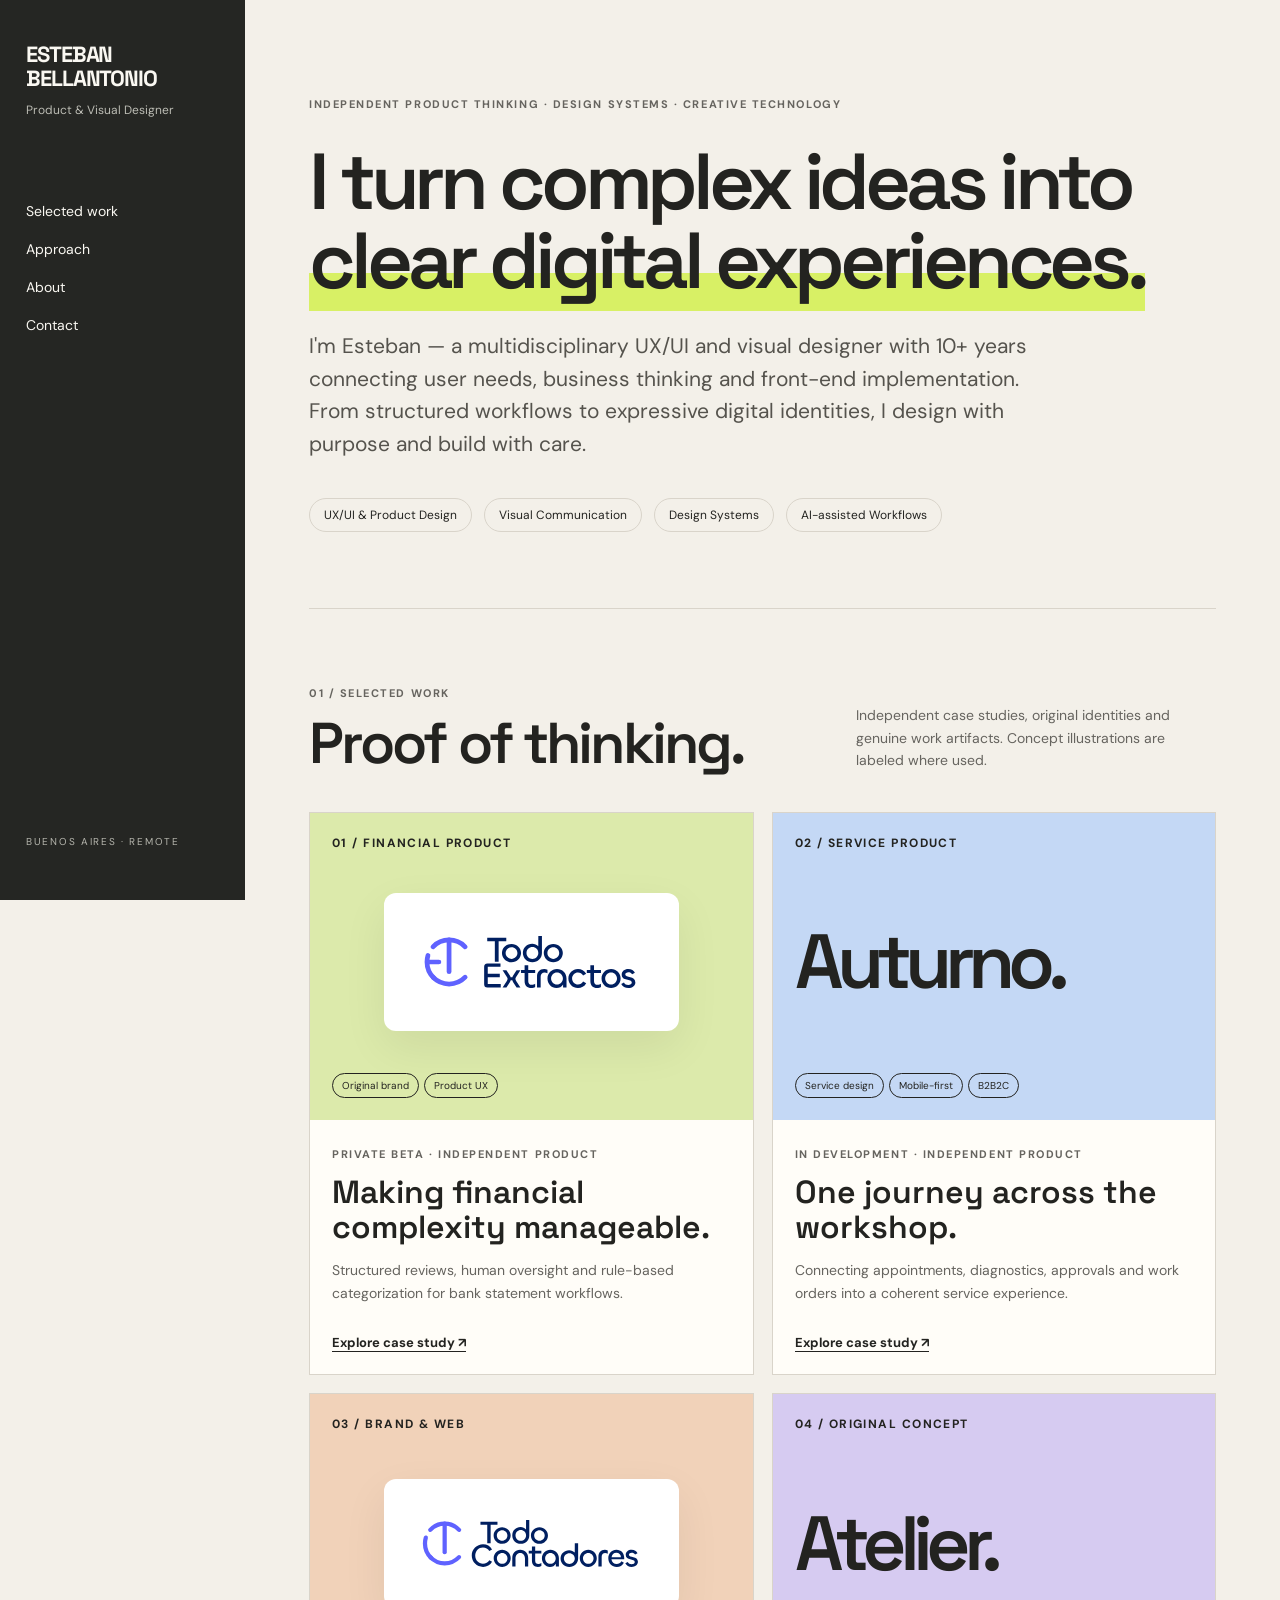
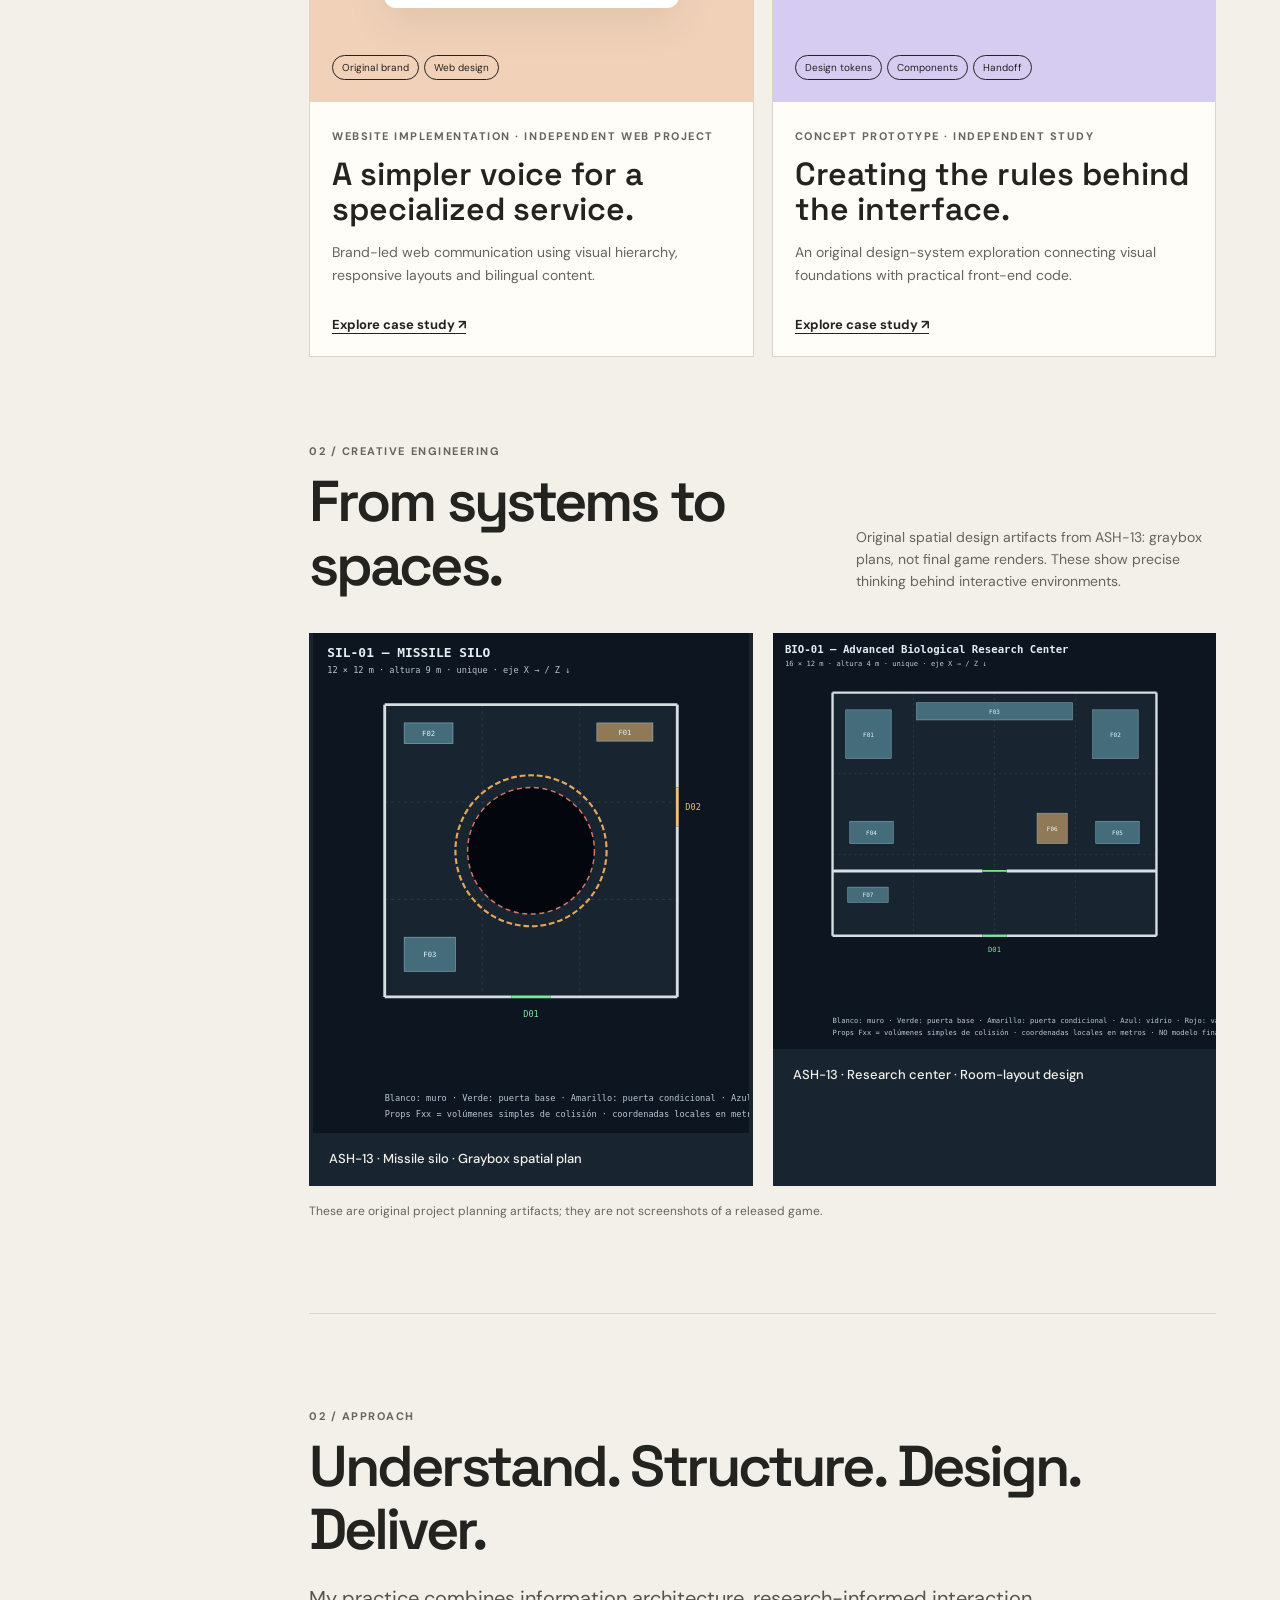
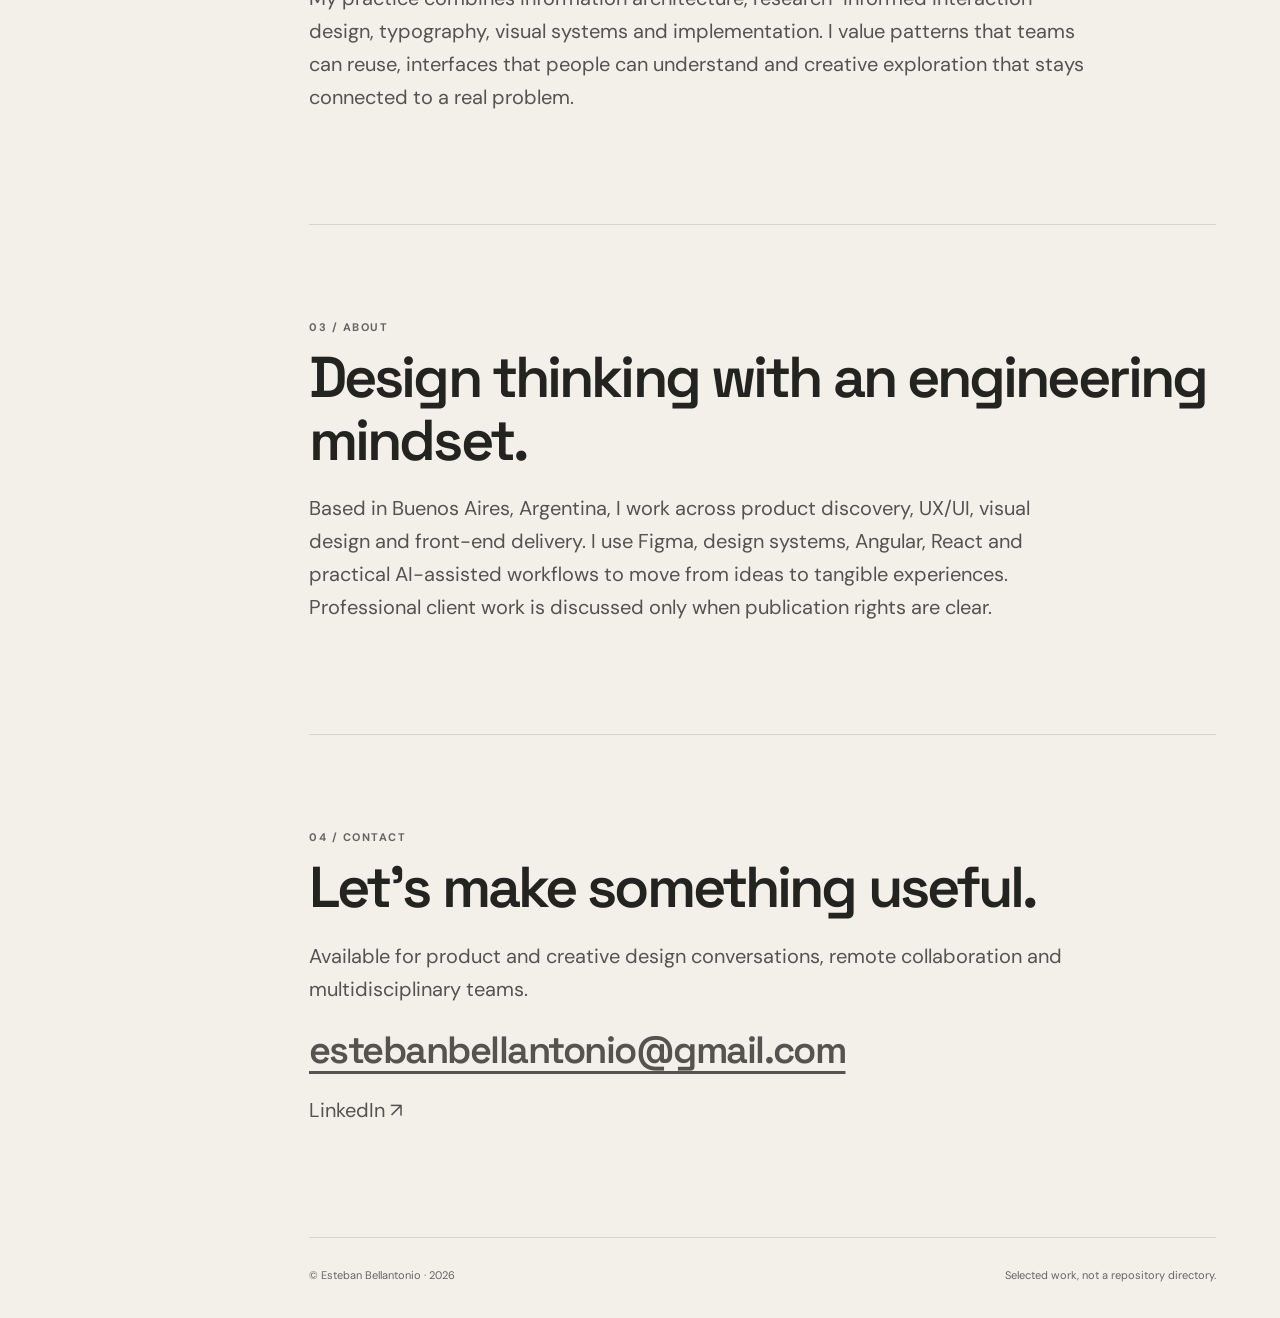
<file: index.html>
<!doctype html>
<html lang="en"><head><meta charset="utf-8"><meta name="viewport" content="width=device-width,initial-scale=1"><meta name="description" content="Selected UX/UI, visual identity, design systems and independent product work by Esteban Bellantonio."><title>Esteban Bellantonio — Product & Visual Designer</title><link rel="preconnect" href="https://fonts.googleapis.com"><link rel="preconnect" href="https://fonts.gstatic.com" crossorigin><link href="https://fonts.googleapis.com/css2?family=DM+Sans:wght@400;500;600;700&family=Space+Grotesk:wght@400;500;600;700&display=swap" rel="stylesheet"><link rel="stylesheet" href="css/selected-work.css"></head>
<body><header class="mobile-nav"><a href="index.html">EB / DESIGN</a><button id="menu-toggle" aria-label="Toggle navigation" aria-expanded="false">Menu</button></header>
<aside class="portfolio-sidebar" id="sidebar"><a class="sidebar-identity" href="index.html"><strong>ESTEBAN<br>BELLANTONIO</strong><span>Product & Visual Designer</span></a><nav aria-label="Main navigation"><a href="#work">Selected work</a><a href="#approach">Approach</a><a href="#about">About</a><a href="#contact">Contact</a></nav><p class="sidebar-footer">BUENOS AIRES · REMOTE</p></aside>
<main class="portfolio-main"><section class="hero" aria-labelledby="page-title"><span class="eyebrow">Independent product thinking · Design systems · Creative technology</span><h1 id="page-title">I turn complex ideas into <em>clear digital experiences.</em></h1><p class="hero-desc">I'm Esteban — a multidisciplinary UX/UI and visual designer with 10+ years connecting user needs, business thinking and front-end implementation. From structured workflows to expressive digital identities, I design with purpose and build with care.</p><div class="hero-meta"><span class="meta-pill">UX/UI & Product Design</span><span class="meta-pill">Visual Communication</span><span class="meta-pill">Design Systems</span><span class="meta-pill">AI-assisted Workflows</span></div></section>
<section id="work"><div class="section-heading"><div><span class="eyebrow">01 / Selected work</span><h2>Proof of thinking.</h2></div><p>Independent case studies, original identities and genuine work artifacts. Concept illustrations are labeled where used.</p></div><div class="work-grid">
<a class="work-card" href="case-study.html?id=extractos"><div class="work-art work-art--lime"><span class="work-art__top">01 / FINANCIAL PRODUCT</span><img class="work-logo" src="assets/work/todo-extractos-logo.svg" alt="Original Todo Extractos visual identity" loading="lazy"><div class="work-art__bottom"><span>Original brand</span><span>Product UX</span></div></div><div class="work-card__copy"><span class="eyebrow">Private beta · Independent product</span><h3>Making financial complexity manageable.</h3><p>Structured reviews, human oversight and rule-based categorization for bank statement workflows.</p><span class="card-link">Explore case study ↗</span></div></a>
<a class="work-card" href="case-study.html?id=auturno"><div class="work-art work-art--blue"><span class="work-art__top">02 / SERVICE PRODUCT</span><div class="work-art__center">Auturno.</div><div class="work-art__bottom"><span>Service design</span><span>Mobile-first</span><span>B2B2C</span></div></div><div class="work-card__copy"><span class="eyebrow">In development · Independent product</span><h3>One journey across the workshop.</h3><p>Connecting appointments, diagnostics, approvals and work orders into a coherent service experience.</p><span class="card-link">Explore case study ↗</span></div></a>
<a class="work-card" href="case-study.html?id=contadores"><div class="work-art work-art--peach"><span class="work-art__top">03 / BRAND & WEB</span><img class="work-logo" src="assets/work/todo-contadores-logo.svg" alt="Original Todo Contadores visual identity" loading="lazy"><div class="work-art__bottom"><span>Original brand</span><span>Web design</span></div></div><div class="work-card__copy"><span class="eyebrow">Website implementation · Independent web project</span><h3>A simpler voice for a specialized service.</h3><p>Brand-led web communication using visual hierarchy, responsive layouts and bilingual content.</p><span class="card-link">Explore case study ↗</span></div></a>
<a class="work-card" href="case-study.html?id=atelier"><div class="work-art work-art--violet"><span class="work-art__top">04 / ORIGINAL CONCEPT</span><div class="work-art__center">Atelier.</div><div class="work-art__bottom"><span>Design tokens</span><span>Components</span><span>Handoff</span></div></div><div class="work-card__copy"><span class="eyebrow">Concept prototype · Independent study</span><h3>Creating the rules behind the interface.</h3><p>An original design-system exploration connecting visual foundations with practical front-end code.</p><span class="card-link">Explore case study ↗</span></div></a>
</div></section>
<section id="creative" class="creative-gallery"><div class="section-heading"><div><span class="eyebrow">02 / Creative engineering</span><h2>From systems to spaces.</h2></div><p>Original spatial design artifacts from ASH-13: graybox plans, not final game renders. These show precise thinking behind interactive environments.</p></div><div class="creative-gallery__grid"><figure><img src="assets/work/ash13-silo-plan.svg" alt="Original ASH-13 missile silo graybox floor plan, with doors, collision volumes and dimensions" loading="lazy"><figcaption>ASH-13 · Missile silo · Graybox spatial plan</figcaption></figure><figure><img src="assets/work/ash13-bio-plan.svg" alt="Original ASH-13 biological research room spatial design floor plan" loading="lazy"><figcaption>ASH-13 · Research center · Room-layout design</figcaption></figure></div><p class="creative-gallery__note">These are original project planning artifacts; they are not screenshots of a released game.</p></section><section class="text-section" id="approach"><span class="eyebrow">02 / Approach</span><h2>Understand. Structure. Design. Deliver.</h2><p>My practice combines information architecture, research-informed interaction design, typography, visual systems and implementation. I value patterns that teams can reuse, interfaces that people can understand and creative exploration that stays connected to a real problem.</p></section>
<section class="text-section" id="about"><span class="eyebrow">03 / About</span><h2>Design thinking with an engineering mindset.</h2><p>Based in Buenos Aires, Argentina, I work across product discovery, UX/UI, visual design and front-end delivery. I use Figma, design systems, Angular, React and practical AI-assisted workflows to move from ideas to tangible experiences. Professional client work is discussed only when publication rights are clear.</p></section>
<section class="text-section" id="contact"><span class="eyebrow">04 / Contact</span><h2>Let's make something useful.</h2><p>Available for product and creative design conversations, remote collaboration and multidisciplinary teams.</p><p><a class="contact-email" href="mailto:estebanbellantonio@gmail.com">estebanbellantonio@gmail.com</a></p><p><a href="https://linkedin.com/in/ebellantonio" target="_blank" rel="noopener noreferrer">LinkedIn ↗</a></p></section>
<footer class="global-footer"><span>© Esteban Bellantonio · 2026</span><span>Selected work, not a repository directory.</span></footer>
</main><script src="js/selected-work.js"></script></body></html>
</file>
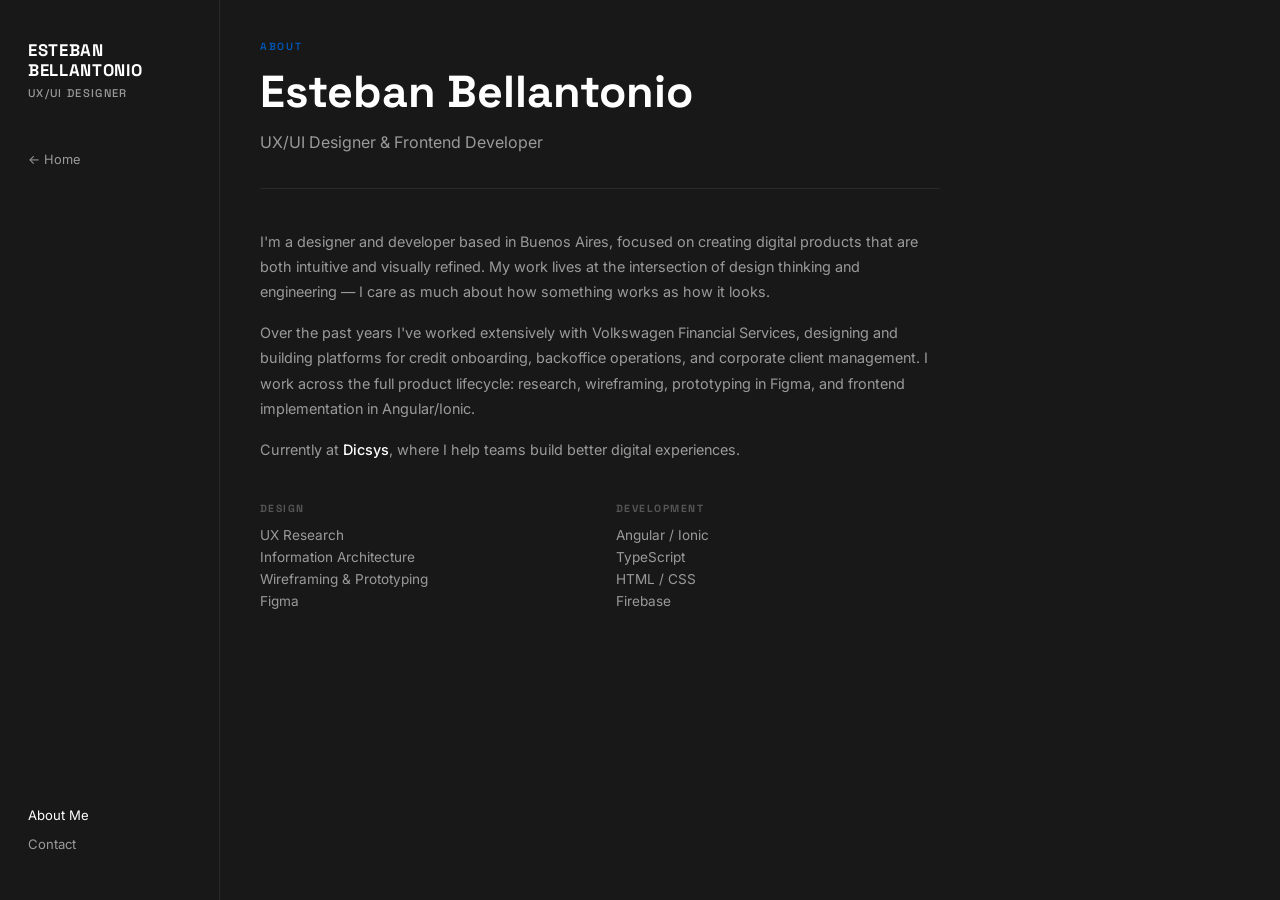
<file: about.html>
<!DOCTYPE html>
<html lang="en">
<head>
  <meta charset="UTF-8" />
  <meta name="viewport" content="width=device-width, initial-scale=1.0" />
  <title>About — Esteban Bellantonio</title>
  <link rel="preconnect" href="https://fonts.googleapis.com" />
  <link rel="preconnect" href="https://fonts.gstatic.com" crossorigin />
  <link href="https://fonts.googleapis.com/css2?family=Space+Grotesk:wght@400;500;700&family=Inter:wght@400;500&display=swap" rel="stylesheet" />
  <link rel="stylesheet" href="css/style.css" />
</head>
<body>

  <header class="mobile-header">
    <div class="mobile-header__name">
      <a href="index.html" class="mobile-back">← Back</a>
    </div>
    <button class="hamburger" id="hamburger" aria-label="Toggle menu">
      <span></span><span></span><span></span>
    </button>
  </header>

  <aside class="sidebar" id="sidebar">
    <div class="sidebar__brand">
      <a href="index.html" style="text-decoration:none;color:inherit">
        <p class="sidebar__name">ESTEBAN<br>BELLANTONIO</p>
        <p class="sidebar__role">UX/UI DESIGNER</p>
      </a>
    </div>
    <nav class="sidebar__nav">
      <a href="index.html" class="nav__back">← Home</a>
    </nav>
    <nav class="sidebar__nav sidebar__nav--bottom">
      <ul>
        <li><a href="about.html" class="nav__link nav__link--active">About Me</a></li>
        <li><a href="contact.html" class="nav__link">Contact</a></li>
      </ul>
    </nav>
  </aside>

  <div class="sidebar-overlay" id="sidebarOverlay"></div>

  <main class="main">
    <article class="static-page">
      <header class="static-page__header">
        <span class="static-page__eyebrow">About</span>
        <h1 class="static-page__title">Esteban Bellantonio</h1>
        <p class="static-page__subtitle">UX/UI Designer & Frontend Developer</p>
      </header>

      <div class="static-page__body">
        <p>I'm a designer and developer based in Buenos Aires, focused on creating digital products that are both intuitive and visually refined. My work lives at the intersection of design thinking and engineering — I care as much about how something works as how it looks.</p>
        <p>Over the past years I've worked extensively with Volkswagen Financial Services, designing and building platforms for credit onboarding, backoffice operations, and corporate client management. I work across the full product lifecycle: research, wireframing, prototyping in Figma, and frontend implementation in Angular/Ionic.</p>
        <p>Currently at <strong>Dicsys</strong>, where I help teams build better digital experiences.</p>
      </div>

      <div class="static-page__skills">
        <div class="skill-group">
          <p class="skill-group__label">Design</p>
          <ul>
            <li>UX Research</li>
            <li>Information Architecture</li>
            <li>Wireframing & Prototyping</li>
            <li>Figma</li>
          </ul>
        </div>
        <div class="skill-group">
          <p class="skill-group__label">Development</p>
          <ul>
            <li>Angular / Ionic</li>
            <li>TypeScript</li>
            <li>HTML / CSS</li>
            <li>Firebase</li>
          </ul>
        </div>
      </div>
    </article>
  </main>

  <script src="js/main.js"></script>
</body>
</html>
</file>
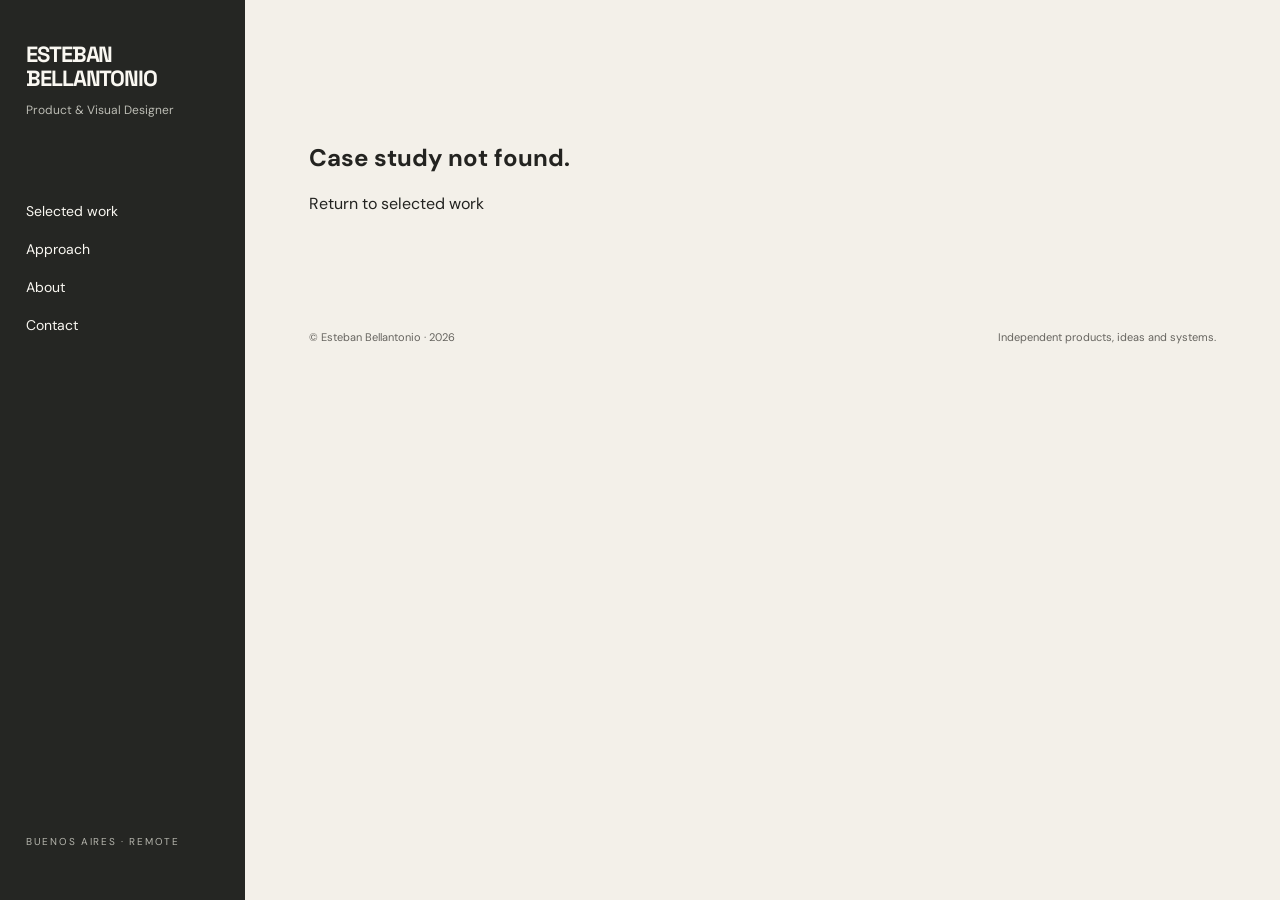
<file: case-study.html>
<!doctype html><html lang="en"><head><meta charset="utf-8"><meta name="viewport" content="width=device-width,initial-scale=1"><meta name="description" content="Independent UX/UI and product design case studies by Esteban Bellantonio."><title>Case Study — Esteban Bellantonio</title><link rel="preconnect" href="https://fonts.googleapis.com"><link rel="preconnect" href="https://fonts.gstatic.com" crossorigin><link href="https://fonts.googleapis.com/css2?family=DM+Sans:wght@400;500;600;700&family=Space+Grotesk:wght@400;500;600;700&display=swap" rel="stylesheet"><link rel="stylesheet" href="css/selected-work.css"></head><body><header class="mobile-nav"><a href="index.html">EB / DESIGN</a><button id="menu-toggle" aria-label="Toggle navigation" aria-expanded="false">Menu</button></header><aside class="portfolio-sidebar" id="sidebar"><a class="sidebar-identity" href="index.html"><strong>ESTEBAN<br>BELLANTONIO</strong><span>Product & Visual Designer</span></a><nav aria-label="Main navigation"><a href="index.html#work">Selected work</a><a href="index.html#approach">Approach</a><a href="index.html#about">About</a><a href="index.html#contact">Contact</a></nav><p class="sidebar-footer">BUENOS AIRES · REMOTE</p></aside><main class="portfolio-main case-main"><article id="case-root" aria-live="polite"></article><footer class="global-footer"><span>© Esteban Bellantonio · 2026</span><span>Independent products, ideas and systems.</span></footer></main><script src="js/selected-work.js"></script></body></html>
</file>
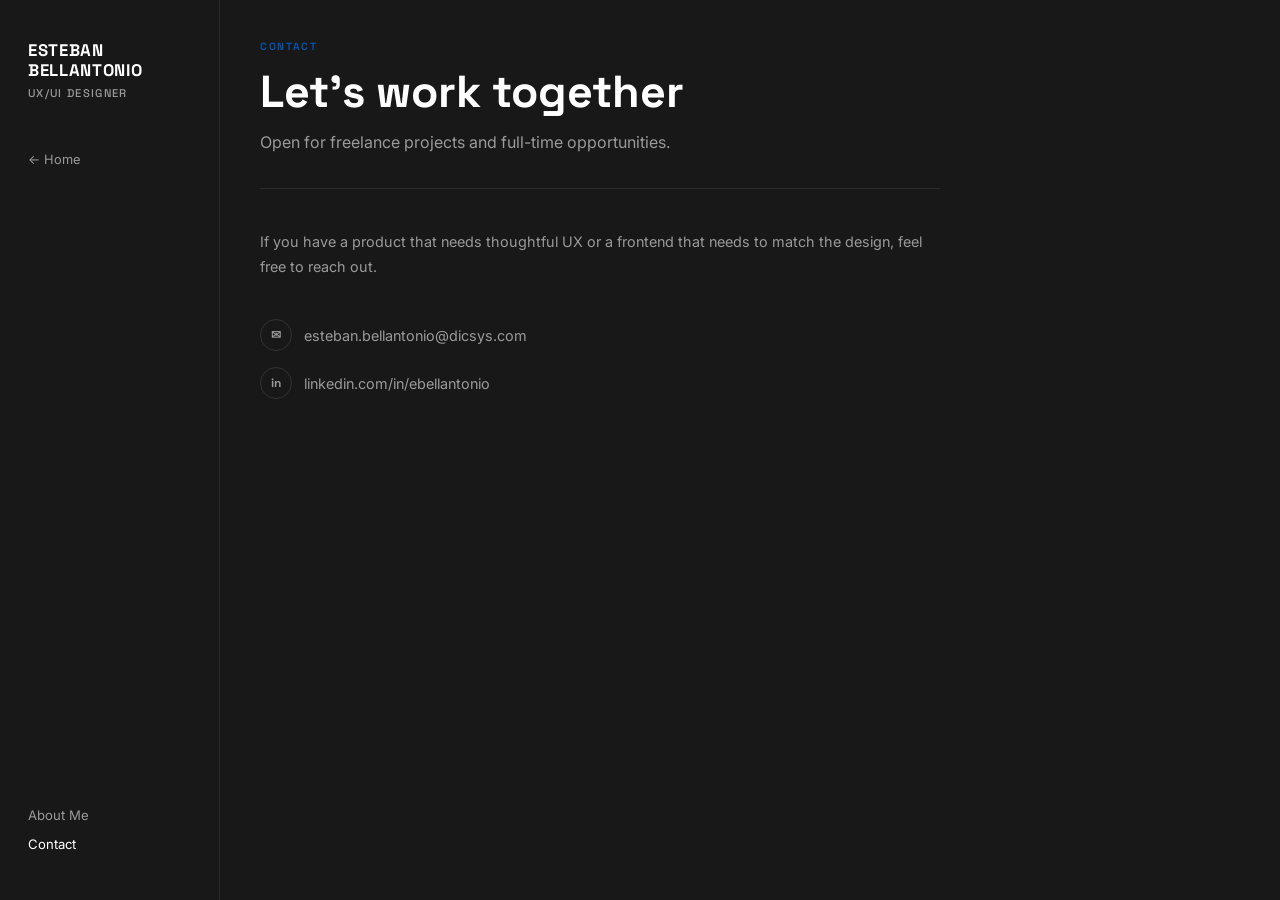
<file: contact.html>
<!DOCTYPE html>
<html lang="en">
<head>
  <meta charset="UTF-8" />
  <meta name="viewport" content="width=device-width, initial-scale=1.0" />
  <title>Contact — Esteban Bellantonio</title>
  <link rel="preconnect" href="https://fonts.googleapis.com" />
  <link rel="preconnect" href="https://fonts.gstatic.com" crossorigin />
  <link href="https://fonts.googleapis.com/css2?family=Space+Grotesk:wght@400;500;700&family=Inter:wght@400;500&display=swap" rel="stylesheet" />
  <link rel="stylesheet" href="css/style.css" />
</head>
<body>

  <header class="mobile-header">
    <div class="mobile-header__name">
      <a href="index.html" class="mobile-back">← Back</a>
    </div>
    <button class="hamburger" id="hamburger" aria-label="Toggle menu">
      <span></span><span></span><span></span>
    </button>
  </header>

  <aside class="sidebar" id="sidebar">
    <div class="sidebar__brand">
      <a href="index.html" style="text-decoration:none;color:inherit">
        <p class="sidebar__name">ESTEBAN<br>BELLANTONIO</p>
        <p class="sidebar__role">UX/UI DESIGNER</p>
      </a>
    </div>
    <nav class="sidebar__nav">
      <a href="index.html" class="nav__back">← Home</a>
    </nav>
    <nav class="sidebar__nav sidebar__nav--bottom">
      <ul>
        <li><a href="about.html" class="nav__link">About Me</a></li>
        <li><a href="contact.html" class="nav__link nav__link--active">Contact</a></li>
      </ul>
    </nav>
  </aside>

  <div class="sidebar-overlay" id="sidebarOverlay"></div>

  <main class="main">
    <article class="static-page">
      <header class="static-page__header">
        <span class="static-page__eyebrow">Contact</span>
        <h1 class="static-page__title">Let's work together</h1>
        <p class="static-page__subtitle">Open for freelance projects and full-time opportunities.</p>
      </header>

      <div class="static-page__body">
        <p>If you have a product that needs thoughtful UX or a frontend that needs to match the design, feel free to reach out.</p>
      </div>

      <div class="contact-links">
        <a href="mailto:esteban.bellantonio@dicsys.com" class="contact-link">
          <span class="contact-link__icon">✉</span>
          <span class="contact-link__text">esteban.bellantonio@dicsys.com</span>
        </a>
        <a href="https://linkedin.com/in/ebellantonio" target="_blank" rel="noopener" class="contact-link">
          <span class="contact-link__icon">in</span>
          <span class="contact-link__text">linkedin.com/in/ebellantonio</span>
        </a>
      </div>
    </article>
  </main>

  <script src="js/main.js"></script>
</body>
</html>
</file>
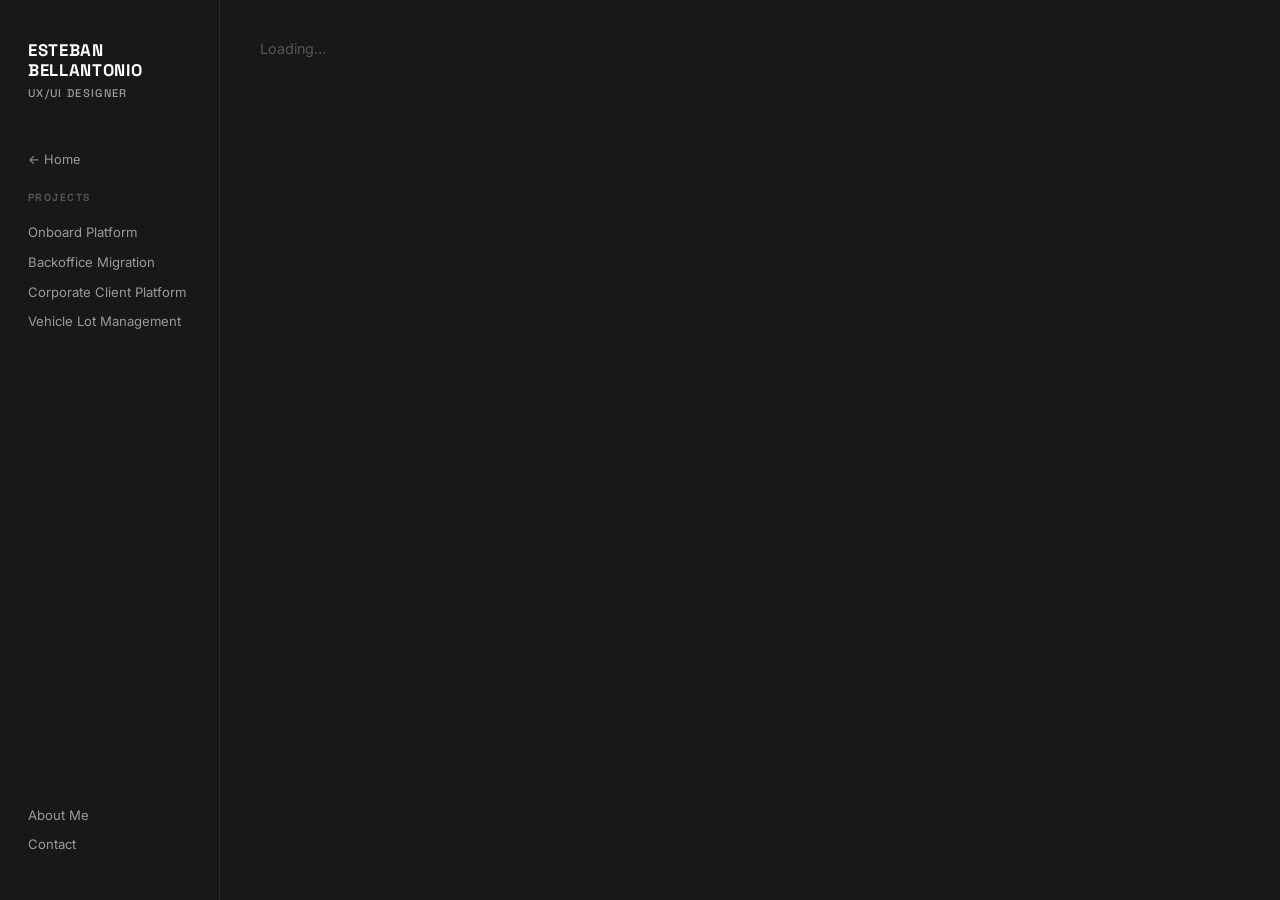
<file: project.html>
<!DOCTYPE html>
<html lang="en">
<head>
  <meta charset="UTF-8" />
  <meta name="viewport" content="width=device-width, initial-scale=1.0" />
  <title>Project — Esteban Bellantonio</title>
  <link rel="preconnect" href="https://fonts.googleapis.com" />
  <link rel="preconnect" href="https://fonts.gstatic.com" crossorigin />
  <link href="https://fonts.googleapis.com/css2?family=Space+Grotesk:wght@400;500;700&family=Inter:wght@400;500&display=swap" rel="stylesheet" />
  <link rel="stylesheet" href="css/style.css" />
</head>
<body class="project-page">

  <!-- Mobile Header -->
  <header class="mobile-header">
    <div class="mobile-header__name">
      <a href="index.html" class="mobile-back">← Back</a>
    </div>
    <button class="hamburger" id="hamburger" aria-label="Toggle menu">
      <span></span><span></span><span></span>
    </button>
  </header>

  <!-- Sidebar -->
  <aside class="sidebar" id="sidebar">
    <div class="sidebar__brand">
      <a href="index.html" style="text-decoration:none;color:inherit">
        <p class="sidebar__name">ESTEBAN<br>BELLANTONIO</p>
        <p class="sidebar__role">UX/UI DESIGNER</p>
      </a>
    </div>

    <nav class="sidebar__nav">
      <a href="index.html" class="nav__back">← Home</a>
      <p class="nav__label">PROJECTS</p>
      <ul>
        <li><a href="project.html?id=onboard" class="nav__link">Onboard Platform</a></li>
        <li><a href="project.html?id=backoffice" class="nav__link">Backoffice Migration</a></li>
        <li><a href="project.html?id=corporate" class="nav__link">Corporate Client Platform</a></li>
        <li><a href="project.html?id=vehicle" class="nav__link">Vehicle Lot Management</a></li>
      </ul>
    </nav>

    <nav class="sidebar__nav sidebar__nav--bottom">
      <ul>
        <li><a href="about.html" class="nav__link">About Me</a></li>
        <li><a href="contact.html" class="nav__link">Contact</a></li>
      </ul>
    </nav>
  </aside>

  <div class="sidebar-overlay" id="sidebarOverlay"></div>

  <!-- Main Content -->
  <main class="main">
    <article class="project-detail" id="projectContent">
      <!-- Content injected by JS -->
      <div class="project-detail__loading">Loading…</div>
    </article>
  </main>

  <script src="js/projects.js"></script>
  <script src="js/main.js"></script>
</body>
</html>
</file>
<file: css/selected-work.css>
:root{--bg:#f3f0e9;--ink:#232320;--muted:#66645f;--line:#d9d4ca;--accent:#d8f065;--sidebar:245px;font-family:"DM Sans",sans-serif}*{box-sizing:border-box}html{scroll-behavior:smooth}body{margin:0;background:var(--bg);color:var(--ink)}a{color:inherit;text-decoration:none}a:focus-visible,button:focus-visible{outline:3px solid #618e36;outline-offset:4px}.portfolio-sidebar{position:fixed;inset:0 auto 0 0;width:var(--sidebar);padding:42px 26px;background:#252623;color:#faf8f2;display:flex;flex-direction:column;z-index:10}.sidebar-identity strong{display:block;font:700 22px/1.1 "Space Grotesk",sans-serif;letter-spacing:-.05em}.sidebar-identity span{display:block;font-size:12px;color:#bcbcb4;margin-top:12px}.portfolio-sidebar nav{display:grid;gap:20px;margin-top:84px;font-size:14px}.portfolio-sidebar nav a:hover{text-decoration:underline;text-underline-offset:5px}.sidebar-footer{margin-top:auto;font-size:10px;letter-spacing:.17em;color:#b5b5ad}.portfolio-main{margin-left:var(--sidebar);padding:52px clamp(22px,5vw,94px) 28px}.mobile-nav{display:none}.eyebrow{font-size:11px;font-weight:700;letter-spacing:.14em;text-transform:uppercase;color:var(--muted)}.hero{padding:40px 0 76px;border-bottom:1px solid var(--line)}.hero h1{font:600 clamp(43px,6.2vw,104px)/.99 "Space Grotesk",sans-serif;letter-spacing:-.065em;max-width:1100px;margin:30px 0}.hero h1 em{font-style:normal;background:linear-gradient(transparent 62%,var(--accent) 62%)}.hero-desc{color:#55534d;font-size:clamp(16px,2vw,21px);line-height:1.55;max-width:730px}.hero-meta{display:flex;gap:12px;flex-wrap:wrap;margin-top:38px}.meta-pill,.case-status{border:1px solid var(--line);border-radius:99px;padding:8px 14px;font-size:12px;display:inline-flex}.section-heading{display:flex;justify-content:space-between;gap:24px;align-items:end;padding:72px 0 26px}.section-heading h2,.text-section h2{font:600 clamp(32px,4.5vw,60px)/1.1 "Space Grotesk",sans-serif;letter-spacing:-.05em;margin:10px 0}.section-heading p{max-width:360px;font-size:14px;line-height:1.6;color:var(--muted)}.work-grid{display:grid;grid-template-columns:repeat(2,minmax(0,1fr));gap:18px}.work-card{border:1px solid var(--line);background:#fffdf8;display:block;transition:transform .2s,border-color .2s;overflow:hidden}.work-card:hover{transform:translateY(-4px);border-color:#999}.work-art{height:clamp(200px,24vw,360px);position:relative;overflow:hidden;padding:22px;display:flex;flex-direction:column;justify-content:space-between}.work-art--lime{background:#dceaab}.work-art--blue{background:#c4d8f5}.work-art--peach{background:#f1d2b9}.work-art--violet{background:#d6cbf1}.work-art__top{font-size:12px;font-weight:700;letter-spacing:.12em}.work-art__center{font:600 clamp(45px,6vw,94px)/.9 "Space Grotesk",sans-serif;letter-spacing:-.09em}.work-art__bottom{display:flex;gap:5px;flex-wrap:wrap}.work-art__bottom span{border:1px solid currentColor;border-radius:30px;padding:5px 9px;font-size:10px}.work-card__copy{padding:22px}.work-card__copy h3{font:600 clamp(23px,2.5vw,32px)/1.1 "Space Grotesk",sans-serif;margin:12px 0}.work-card__copy p{font-size:14px;line-height:1.65;color:var(--muted);min-height:44px}.card-link{display:inline-block;border-bottom:1px solid;font-size:13px;font-weight:700;margin-top:15px}.text-section{padding:90px 0;border-bottom:1px solid var(--line)}.text-section p{font-size:clamp(16px,1.8vw,20px);line-height:1.65;max-width:780px;color:#55534d}.contact-email{font:600 clamp(20px,3vw,38px) "Space Grotesk",sans-serif;letter-spacing:-.04em;text-decoration:underline;text-underline-offset:8px;overflow-wrap:anywhere}.global-footer{display:flex;justify-content:space-between;gap:20px;padding:30px 0 8px;color:var(--muted);font-size:11px}.case-main{max-width:1600px}.case-kicker{display:flex;justify-content:space-between;gap:20px;font-size:12px;border-bottom:1px solid var(--line);padding-bottom:20px}.case-kicker a{text-decoration:underline}.case-intro{padding:65px 0 40px}.case-intro h1{font:600 clamp(44px,6vw,96px)/1.01 "Space Grotesk",sans-serif;letter-spacing:-.065em;margin:17px 0 25px;max-width:1050px}.case-intro>p{max-width:770px;font-size:20px;line-height:1.6;color:#55534d}.case-illustration{height:clamp(320px,43vw,620px);display:flex;flex-direction:column;justify-content:space-between;overflow:hidden;padding:clamp(22px,3vw,42px);position:relative}.case-illustration--lime{background:#dceaab}.case-illustration--blue{background:#c4d8f5}.case-illustration--peach{background:#f1d2b9}.case-illustration--violet{background:#d6cbf1}.case-illustration__top{display:flex;justify-content:space-between;gap:15px;font-size:12px;letter-spacing:.12em}.case-illustration__center{display:flex;align-items:end;justify-content:space-between;gap:20px}.case-illustration__monogram{font:600 clamp(130px,21vw,340px)/.7 "Space Grotesk",sans-serif;letter-spacing:-.12em;opacity:.72}.case-illustration__chips{display:grid;gap:10px}.case-chip{border:1px solid var(--ink);border-radius:30px;padding:9px 17px;font-size:13px;background:#ffffff50}.case-illustration__bottom{font-size:12px;letter-spacing:.2em;font-weight:700}.illustration-caption{font-size:11px;color:var(--muted);margin:12px 0 0}.case-columns{display:grid;grid-template-columns:1fr 1fr;gap:45px;border-bottom:1px solid var(--line);padding:85px 0}.case-columns h2,.case-decisions h2{font:600 clamp(30px,4vw,52px)/1.1 "Space Grotesk",sans-serif;letter-spacing:-.04em;max-width:530px;margin:14px 0}.case-columns>p{font-size:18px;line-height:1.7;color:#55534d;margin:0}.case-panel{background:#262723;color:white;padding:clamp(24px,4vw,60px);margin:55px 0}.case-panel .eyebrow{color:#c8c8c0}.case-flow{display:grid;grid-template-columns:repeat(4,minmax(0,1fr));gap:8px;list-style:none;padding:30px 0 15px}.case-flow li{border-top:2px solid var(--accent);padding:18px 4px 0;font:600 clamp(16px,2vw,25px)/1.25 "Space Grotesk",sans-serif}.case-flow li span{display:block;color:var(--accent);font-size:12px;margin-bottom:16px}.case-panel__note{font-size:12px;color:#c8c8c0}.case-decisions{padding:65px 0}.case-decisions__list{display:grid;grid-template-columns:repeat(3,1fr);gap:18px;margin-top:38px}.case-decision{border:1px solid var(--line);padding:28px}.case-decision__index{font:600 33px "Space Grotesk",sans-serif;color:#777}.case-decision h3{font:600 23px "Space Grotesk",sans-serif;margin:26px 0 12px}.case-decision p{line-height:1.6;color:var(--muted);font-size:14px}.case-outputs{margin:0;padding-left:22px;line-height:2;font-size:17px}.case-quote{padding:75px 0;border-bottom:1px solid var(--line)}.case-quote blockquote{font:500 clamp(25px,3vw,43px)/1.3 "Space Grotesk",sans-serif;letter-spacing:-.035em;max-width:900px;margin:20px 0}.case-end{display:flex;justify-content:space-between;gap:20px;padding:45px 0;font-weight:700;font-size:13px}.case-error{padding:70px 0}@media(max-width:1100px){.portfolio-sidebar{width:195px}.portfolio-main{margin-left:195px;padding:40px 30px}}@media(max-width:760px){.mobile-nav{display:flex;position:sticky;top:0;z-index:20;background:#252623;color:white;padding:15px 20px;justify-content:space-between;font-size:13px;font-weight:700}.mobile-nav button{background:none;border:1px solid #555;color:white;padding:7px 11px;border-radius:5px}.portfolio-sidebar{width:260px;transform:translateX(-110%);transition:transform .2s;top:47px}.portfolio-sidebar.is-open{transform:translateX(0)}.portfolio-main{margin:0;padding:25px 18px}.work-grid,.case-columns,.case-decisions__list{grid-template-columns:1fr}.hero{padding-top:30px}.section-heading{align-items:start;display:block}.case-flow{grid-template-columns:repeat(2,1fr);row-gap:22px}.case-intro{padding-top:40px}.case-intro>p{font-size:17px}.case-columns{gap:16px;padding:52px 0}.case-illustration__chips{gap:4px}.case-chip{font-size:10px;padding:6px 9px}.global-footer{flex-direction:column}.case-illustration__top span{display:none}}@media(prefers-reduced-motion:reduce){*,*:before,*:after{transition:none!important;scroll-behavior:auto!important}}
/* Evidence-first portfolio additions */
.work-logo{max-width:74%;width:370px;height:auto;max-height:175px;object-fit:contain;align-self:center;background:#fff;padding:24px;border-radius:12px;box-shadow:0 16px 45px #00000012}
.creative-gallery{padding:10px 0 80px;border-bottom:1px solid var(--line)}
.creative-gallery__grid{display:grid;grid-template-columns:repeat(2,minmax(0,1fr));gap:20px}
.creative-gallery__grid figure{margin:0;background:#182530;min-width:0}
.creative-gallery__grid img{display:block;width:100%;height:auto;max-height:500px;object-fit:contain}
.creative-gallery__grid figcaption{font:500 13px/1.6 "DM Sans",sans-serif;padding:16px 20px;color:#f2f0e9}
.creative-gallery__note{font-size:12px;color:var(--muted);line-height:1.6;margin-top:16px}
@media(max-width:760px){.creative-gallery__grid{grid-template-columns:1fr}.work-logo{width:280px;max-width:80%;padding:18px}}
</file>
<file: css/style.css>
/* =========================================
   TOKENS
   ========================================= */
:root {
  --bg:          #181818;
  --bg-card:     #222222;
  --bg-hover:    rgba(0, 0, 0, 0.72);
  --text-primary:   #FFFFFF;
  --text-secondary: #9A9A9A;
  --text-muted:     #555555;
  --accent:      #0057B8;
  --accent-hover:#0070E8;
  --sidebar-w:   220px;
  --font-display: 'Space Grotesk', sans-serif;
  --font-body:    'Inter', sans-serif;
  --radius:       4px;
  --transition:   0.28s cubic-bezier(.4,0,.2,1);
}

/* =========================================
   RESET / BASE
   ========================================= */
*, *::before, *::after { box-sizing: border-box; margin: 0; padding: 0; }

html { font-size: 16px; }

body {
  background: var(--bg);
  color: var(--text-primary);
  font-family: var(--font-body);
  display: flex;
  min-height: 100vh;
  overflow-x: hidden;
}

a { color: inherit; text-decoration: none; }
ul { list-style: none; }
img { display: block; width: 100%; height: 100%; object-fit: cover; }

/* =========================================
   SIDEBAR
   ========================================= */
.sidebar {
  width: var(--sidebar-w);
  min-height: 100vh;
  background: var(--bg);
  border-right: 1px solid #2A2A2A;
  padding: 40px 28px;
  display: flex;
  flex-direction: column;
  position: fixed;
  top: 0; left: 0;
  z-index: 100;
  transition: transform var(--transition);
}

.sidebar__brand { margin-bottom: 48px; }

.sidebar__name {
  font-family: var(--font-display);
  font-weight: 700;
  font-size: 1.05rem;
  line-height: 1.2;
  letter-spacing: 0.04em;
  color: var(--text-primary);
}

.sidebar__role {
  font-family: var(--font-display);
  font-size: 0.7rem;
  font-weight: 500;
  letter-spacing: 0.12em;
  color: var(--text-secondary);
  margin-top: 6px;
}

.sidebar__nav { margin-bottom: 32px; }
.sidebar__nav--bottom { margin-top: auto; margin-bottom: 0; }

.nav__label {
  font-family: var(--font-display);
  font-size: 0.65rem;
  font-weight: 700;
  letter-spacing: 0.14em;
  color: var(--text-muted);
  margin-bottom: 14px;
}

.nav__back {
  display: inline-block;
  font-family: var(--font-body);
  font-size: 0.8rem;
  color: var(--text-secondary);
  margin-bottom: 24px;
  transition: color var(--transition);
}
.nav__back:hover { color: var(--text-primary); }

.nav__link {
  display: block;
  font-family: var(--font-body);
  font-size: 0.82rem;
  color: var(--text-secondary);
  padding: 5px 0;
  transition: color var(--transition);
  line-height: 1.5;
}
.nav__link:hover,
.nav__link--active { color: var(--text-primary); }

/* =========================================
   MOBILE HEADER
   ========================================= */
.mobile-header {
  display: none;
  position: fixed;
  top: 0; left: 0; right: 0;
  height: 56px;
  background: var(--bg);
  border-bottom: 1px solid #2A2A2A;
  padding: 0 20px;
  align-items: center;
  justify-content: space-between;
  z-index: 200;
}

.mobile-header__name {
  display: flex;
  flex-direction: column;
}
.name-line {
  font-family: var(--font-display);
  font-weight: 700;
  font-size: 0.75rem;
  letter-spacing: 0.06em;
  line-height: 1.2;
}
.name-role {
  font-family: var(--font-display);
  font-size: 0.55rem;
  font-weight: 500;
  letter-spacing: 0.12em;
  color: var(--text-secondary);
}

.mobile-back {
  font-family: var(--font-body);
  font-size: 0.85rem;
  color: var(--text-secondary);
  transition: color var(--transition);
}
.mobile-back:hover { color: var(--text-primary); }

.hamburger {
  background: none;
  border: none;
  cursor: pointer;
  display: flex;
  flex-direction: column;
  gap: 5px;
  padding: 4px;
}
.hamburger span {
  display: block;
  width: 22px;
  height: 2px;
  background: var(--text-primary);
  transition: all var(--transition);
}
.hamburger.is-open span:nth-child(1) { transform: translateY(7px) rotate(45deg); }
.hamburger.is-open span:nth-child(2) { opacity: 0; }
.hamburger.is-open span:nth-child(3) { transform: translateY(-7px) rotate(-45deg); }

.sidebar-overlay {
  display: none;
  position: fixed;
  inset: 0;
  background: rgba(0,0,0,0.6);
  z-index: 90;
}
.sidebar-overlay.is-visible { display: block; }

/* =========================================
   MAIN CONTENT
   ========================================= */
.main {
  margin-left: var(--sidebar-w);
  padding: 40px;
  flex: 1;
  min-height: 100vh;
}

/* =========================================
   PROJECTS GRID
   ========================================= */
.projects-grid {
  display: grid;
  grid-template-columns: repeat(2, 1fr);
  gap: 2px;
}

/* =========================================
   CARD
   ========================================= */
.card {
  display: block;
  background: var(--bg-card);
  cursor: pointer;
  position: relative;
  text-decoration: none;
  overflow: hidden;
}

.card__image-wrap {
  position: relative;
  aspect-ratio: 16 / 10;
  overflow: hidden;
  background: #2A2A2A;
}

/* Placeholder when no image */
.card__image-wrap--placeholder::before {
  content: '';
  position: absolute;
  inset: 0;
  background: linear-gradient(135deg, #2a2a2a 0%, #1e1e1e 100%);
}

.card__img {
  width: 100%;
  height: 100%;
  object-fit: cover;
  transition: transform 0.5s var(--transition), filter 0.5s var(--transition);
  filter: grayscale(100%) brightness(0.7);
}

/* Hover overlay — the signature element */
.card__hover-overlay {
  position: absolute;
  inset: 0;
  background: var(--bg-hover);
  display: flex;
  flex-direction: column;
  justify-content: center;
  align-items: flex-start;
  padding: 32px;
  opacity: 0;
  transition: opacity var(--transition);
}

.card__hover-label {
  font-family: var(--font-display);
  font-size: 0.65rem;
  font-weight: 500;
  letter-spacing: 0.16em;
  color: var(--text-secondary);
  text-transform: uppercase;
  margin-bottom: 4px;
}

.card__hover-company {
  font-family: var(--font-body);
  font-size: 0.8rem;
  color: var(--text-secondary);
  margin-bottom: 8px;
}

.card__hover-title {
  font-family: var(--font-display);
  font-weight: 700;
  font-size: clamp(1.6rem, 3vw, 2.4rem);
  line-height: 1.05;
  color: var(--text-primary);
  text-transform: uppercase;
  letter-spacing: -0.01em;
}

/* Card hover state */
.card:hover .card__img {
  transform: scale(1.03);
  filter: grayscale(60%) brightness(0.5);
}
.card:hover .card__hover-overlay { opacity: 1; }

/* Card meta (below image) */
.card__meta {
  padding: 20px 24px 24px;
}

.card__eyebrow {
  font-family: var(--font-display);
  font-size: 0.65rem;
  font-weight: 500;
  letter-spacing: 0.12em;
  color: var(--text-muted);
  text-transform: uppercase;
  display: block;
  margin-bottom: 6px;
}

.card__title {
  font-family: var(--font-display);
  font-weight: 700;
  font-size: 1rem;
  color: var(--text-primary);
  margin-bottom: 4px;
}

.card__subtitle {
  font-family: var(--font-body);
  font-size: 0.78rem;
  color: var(--text-secondary);
  font-style: italic;
  line-height: 1.5;
}

/* =========================================
   PROJECT DETAIL
   ========================================= */
.project-detail {
  max-width: 800px;
}

.project-detail__loading {
  color: var(--text-muted);
  font-size: 0.9rem;
}

.project-detail__header {
  margin-bottom: 48px;
  padding-bottom: 32px;
  border-bottom: 1px solid #2A2A2A;
}

.project-detail__eyebrow {
  font-family: var(--font-display);
  font-size: 0.65rem;
  font-weight: 600;
  letter-spacing: 0.16em;
  color: var(--accent);
  text-transform: uppercase;
  display: block;
  margin-bottom: 10px;
}

.project-detail__title {
  font-family: var(--font-display);
  font-weight: 700;
  font-size: clamp(1.8rem, 4vw, 2.8rem);
  line-height: 1.1;
  color: var(--text-primary);
  margin-bottom: 12px;
}

.project-detail__subtitle {
  font-family: var(--font-body);
  font-size: 1rem;
  color: var(--text-secondary);
  font-style: italic;
  line-height: 1.6;
}

.project-detail__hero {
  width: 100%;
  aspect-ratio: 16 / 9;
  background: #2A2A2A;
  margin-bottom: 40px;
  overflow: hidden;
  border-radius: var(--radius);
}

.project-detail__hero img {
  filter: grayscale(30%) brightness(0.85);
  transition: filter 0.4s ease;
}
.project-detail__hero img:hover { filter: grayscale(0%) brightness(1); }

.project-detail__section {
  margin-bottom: 40px;
}

.project-detail__section-label {
  font-family: var(--font-display);
  font-size: 0.65rem;
  font-weight: 700;
  letter-spacing: 0.16em;
  color: var(--text-muted);
  text-transform: uppercase;
  margin-bottom: 12px;
}

.project-detail__section-title {
  font-family: var(--font-display);
  font-weight: 700;
  font-size: 1.1rem;
  color: var(--text-primary);
  margin-bottom: 12px;
}

.project-detail__text {
  font-family: var(--font-body);
  font-size: 0.9rem;
  line-height: 1.75;
  color: var(--text-secondary);
}

.project-detail__text strong {
  color: var(--text-primary);
  font-weight: 500;
}

/* Material-style Figma button */
.btn-figma {
  display: inline-flex;
  align-items: center;
  gap: 8px;
  background: var(--accent);
  color: #FFFFFF;
  font-family: var(--font-display);
  font-weight: 600;
  font-size: 0.82rem;
  letter-spacing: 0.06em;
  text-transform: uppercase;
  padding: 12px 24px;
  border-radius: var(--radius);
  margin-top: 32px;
  transition: background var(--transition), box-shadow var(--transition), transform var(--transition);
  box-shadow: 0 2px 8px rgba(0,87,184,0.3);
}

.btn-figma:hover {
  background: var(--accent-hover);
  box-shadow: 0 4px 16px rgba(0,87,184,0.5);
  transform: translateY(-1px);
}

.btn-figma:active { transform: translateY(0); }

.btn-figma__icon {
  width: 16px;
  height: 16px;
  flex-shrink: 0;
}

/* =========================================
   STATIC PAGES (About / Contact)
   ========================================= */
.static-page {
  max-width: 680px;
}

.static-page__header {
  margin-bottom: 40px;
  padding-bottom: 32px;
  border-bottom: 1px solid #2A2A2A;
}

.static-page__eyebrow {
  font-family: var(--font-display);
  font-size: 0.65rem;
  font-weight: 600;
  letter-spacing: 0.16em;
  color: var(--accent);
  text-transform: uppercase;
  display: block;
  margin-bottom: 10px;
}

.static-page__title {
  font-family: var(--font-display);
  font-weight: 700;
  font-size: clamp(1.8rem, 4vw, 2.8rem);
  color: var(--text-primary);
  margin-bottom: 10px;
}

.static-page__subtitle {
  font-family: var(--font-body);
  font-size: 1rem;
  color: var(--text-secondary);
  line-height: 1.6;
}

.static-page__body {
  display: flex;
  flex-direction: column;
  gap: 16px;
  margin-bottom: 40px;
}

.static-page__body p {
  font-family: var(--font-body);
  font-size: 0.9rem;
  line-height: 1.75;
  color: var(--text-secondary);
}

.static-page__body strong {
  color: var(--text-primary);
  font-weight: 500;
}

/* Skills grid */
.static-page__skills {
  display: grid;
  grid-template-columns: 1fr 1fr;
  gap: 32px;
}

.skill-group__label {
  font-family: var(--font-display);
  font-size: 0.65rem;
  font-weight: 700;
  letter-spacing: 0.14em;
  color: var(--text-muted);
  text-transform: uppercase;
  margin-bottom: 12px;
}

.skill-group ul {
  display: flex;
  flex-direction: column;
  gap: 6px;
}

.skill-group li {
  font-family: var(--font-body);
  font-size: 0.85rem;
  color: var(--text-secondary);
}

/* Contact links */
.contact-links {
  display: flex;
  flex-direction: column;
  gap: 16px;
  margin-top: 8px;
}

.contact-link {
  display: inline-flex;
  align-items: center;
  gap: 12px;
  font-family: var(--font-body);
  font-size: 0.9rem;
  color: var(--text-secondary);
  transition: color var(--transition);
}
.contact-link:hover { color: var(--text-primary); }

.contact-link__icon {
  display: flex;
  align-items: center;
  justify-content: center;
  width: 32px;
  height: 32px;
  border: 1px solid #333;
  border-radius: 50%;
  font-size: 0.75rem;
  font-weight: 700;
  font-family: var(--font-display);
  color: var(--text-secondary);
  flex-shrink: 0;
  transition: border-color var(--transition), color var(--transition);
}
.contact-link:hover .contact-link__icon {
  border-color: var(--accent);
  color: var(--accent);
}

/* =========================================
   RESPONSIVE
   ========================================= */
@media (max-width: 900px) {
  .projects-grid {
    grid-template-columns: 1fr;
  }
}

@media (max-width: 768px) {
  body { display: block; }

  .mobile-header { display: flex; }

  .sidebar {
    transform: translateX(-100%);
    top: 0;
    height: 100%;
  }
  .sidebar.is-open { transform: translateX(0); }

  .main {
    margin-left: 0;
    padding: 80px 20px 40px;
  }

  .projects-grid { gap: 1px; }

  .card__meta { padding: 14px 16px 18px; }

  .card__hover-title {
    font-size: clamp(1.2rem, 6vw, 2rem);
  }

  .project-detail__title,
  .static-page__title {
    font-size: clamp(1.4rem, 6vw, 2rem);
  }

  .static-page__skills {
    grid-template-columns: 1fr;
    gap: 24px;
  }
}

@media (max-width: 480px) {
  .main { padding: 72px 16px 32px; }

  .card__hover-overlay { padding: 20px; }

  .btn-figma { width: 100%; justify-content: center; }
}

/* =========================================
   REDUCED MOTION
   ========================================= */
@media (prefers-reduced-motion: reduce) {
  *, *::before, *::after { transition: none !important; }
}
</file>
